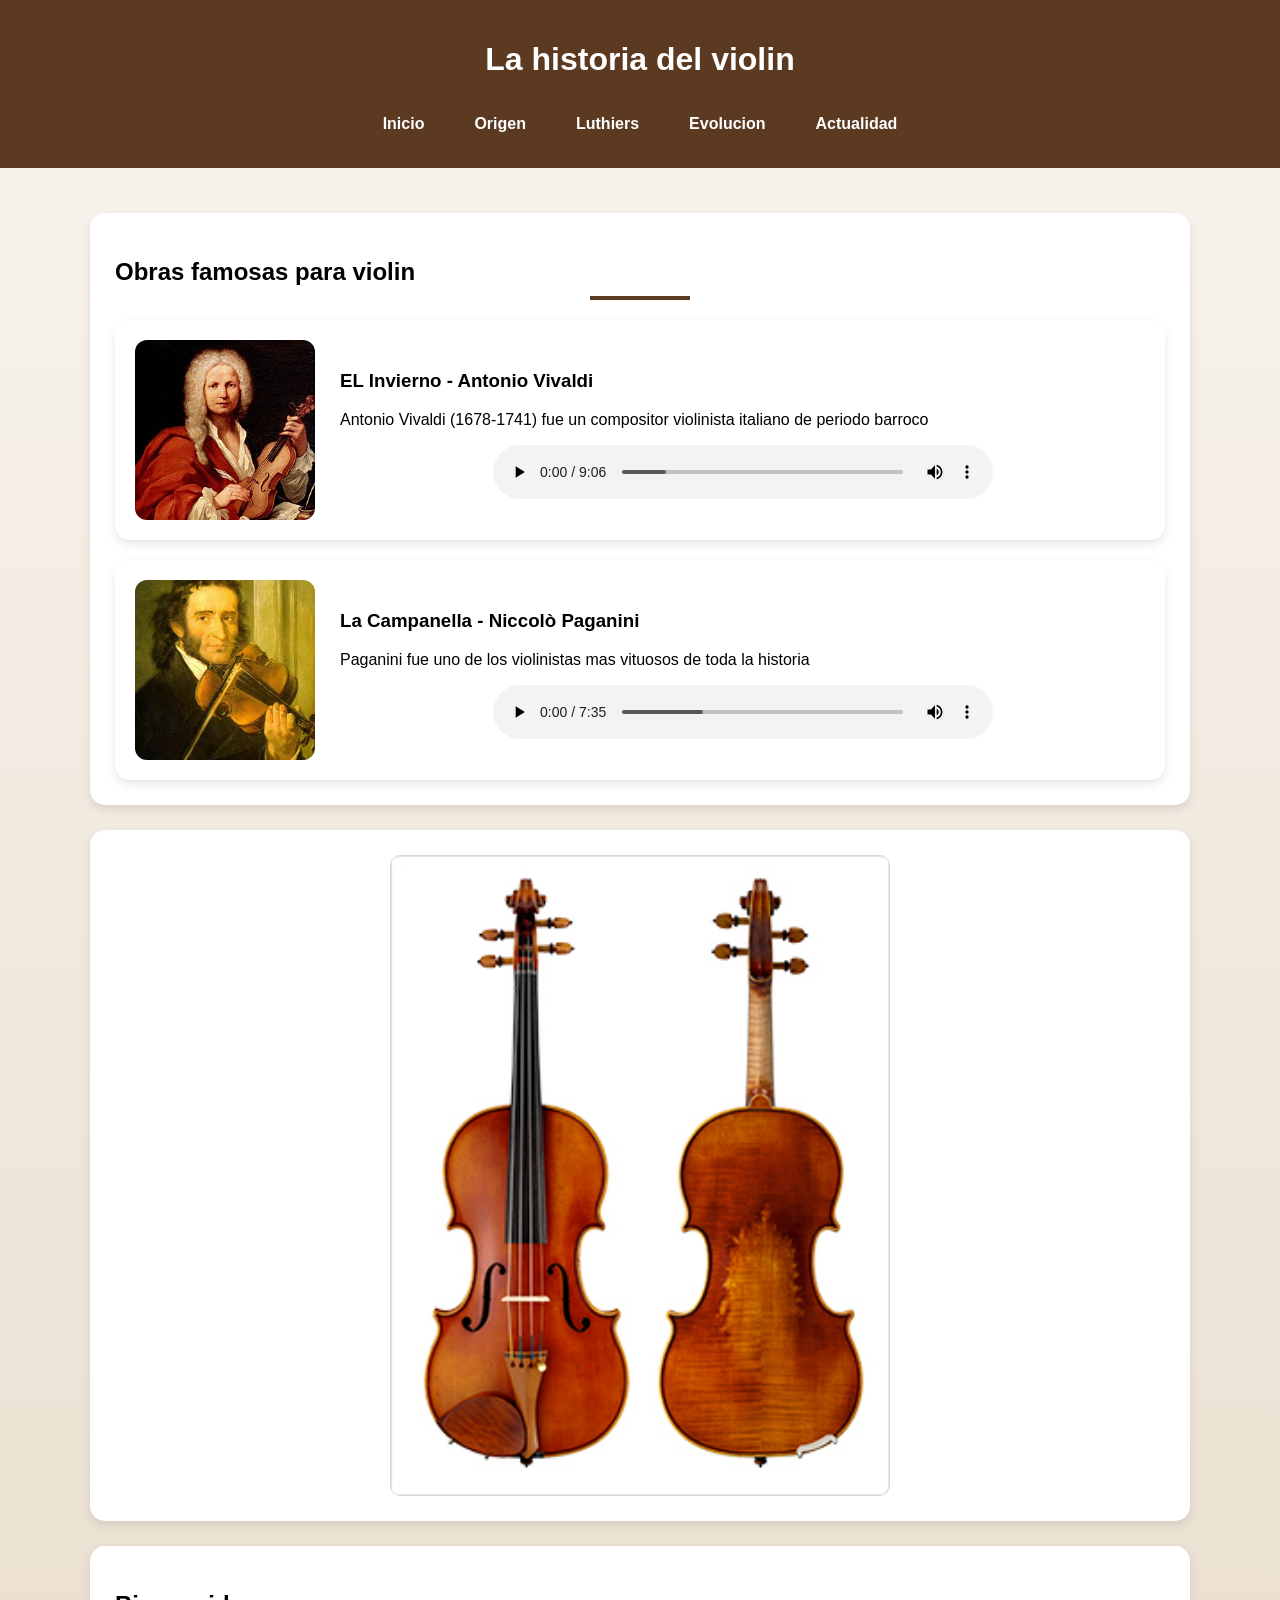
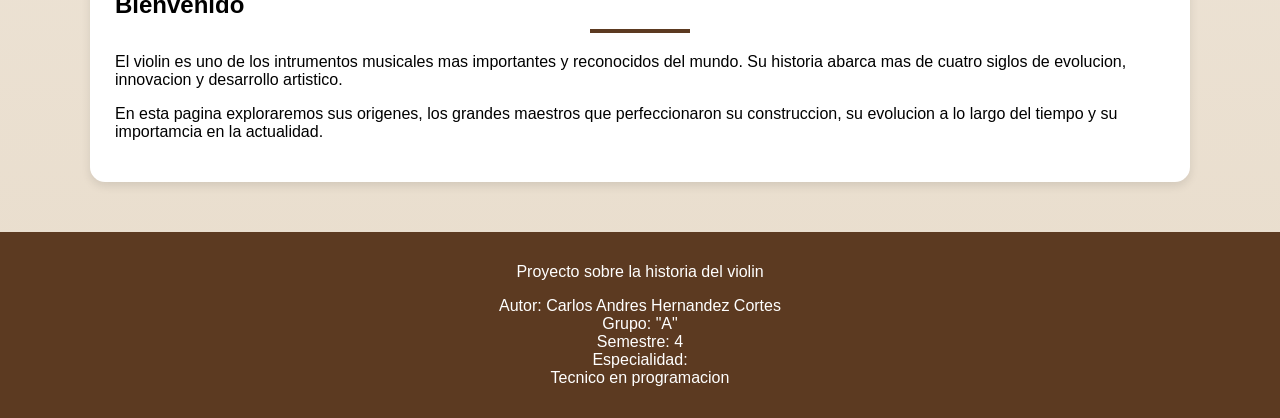
<file: index.html>
<!DOCTYPE html>
<html lang="es">
<head>
    <meta charset="UTF-8">
    <meta name="viewport" content="width=device-width, initial-scale=1.0">
    <title>La historia del violin</title>
</head>
<body>
    <link rel="stylesheet" href="css/estilos1.css">
    <header>
        <h1>La historia del violin</h1>

        <nav>
            <a href="index.html">Inicio</a>
            <a href="origen.html">Origen</a>
            <a href="luthiers.html">Luthiers</a>
            <a href="evolucion.html">Evolucion</a>
            <a href="actualidad.html">Actualidad</a>
        </nav>
    </header>
    <main>

        <section>
            <h2>Obras famosas para violin</h2>
            <div class="obra">
                <img src="img/Antonio Vivaldi.jpg" alt="Antonio Vivaldi">

                <div class="info">
                    <h3>EL Invierno - Antonio Vivaldi</h3>

                    <p>
                        Antonio Vivaldi (1678-1741) fue un compositor
                        violinista italiano de periodo barroco
                    </p>

                    <audio controls>
                        <source src="audio/El invierno.mp3"
                        type="audio/mpeg">
                    </audio>
                </div>
                
            </div>

            <div class="obra">
                <img src="img/paganini.jpg" alt="Niccolò Paganini">

                <div class="info">
                    <h3>La Campanella - Niccolò Paganini</h3>

                    <p>
                        Paganini fue uno de los violinistas mas vituosos
                        de toda la historia
                    </p>

                    <audio controls>
                        <source src="audio/La campanella.mp3"
                        type="audio/mpeg">
                    </audio>
                </div>
            </div>
        </section>

        <section>
           <center>
                <img src="img/violin.jpg" width="500" alt="Violin">
           </center>
        </section>

        <section>
            <h2>Bienvenido</h2>

            <p>
                El violin es uno de los intrumentos musicales
                mas importantes y reconocidos del mundo. 
                Su historia abarca mas de cuatro siglos de evolucion,
                innovacion y desarrollo artistico.
            </p>

            <p>
                En esta pagina exploraremos sus origenes, los grandes
                maestros que perfeccionaron su construccion, su evolucion
                a lo largo del tiempo y su importamcia en la actualidad.
            </p>
        </section>
    </main>

    <footer>
        <p>
            Proyecto sobre la historia del violin
        </p>

        <p>
            Autor: Carlos Andres Hernandez Cortes <br>
            Grupo: "A" <br>
            Semestre: 4 <br>
            Especialidad: <br> Tecnico en programacion <br>
        </p>
    </footer>
</body>
</html>
</file>
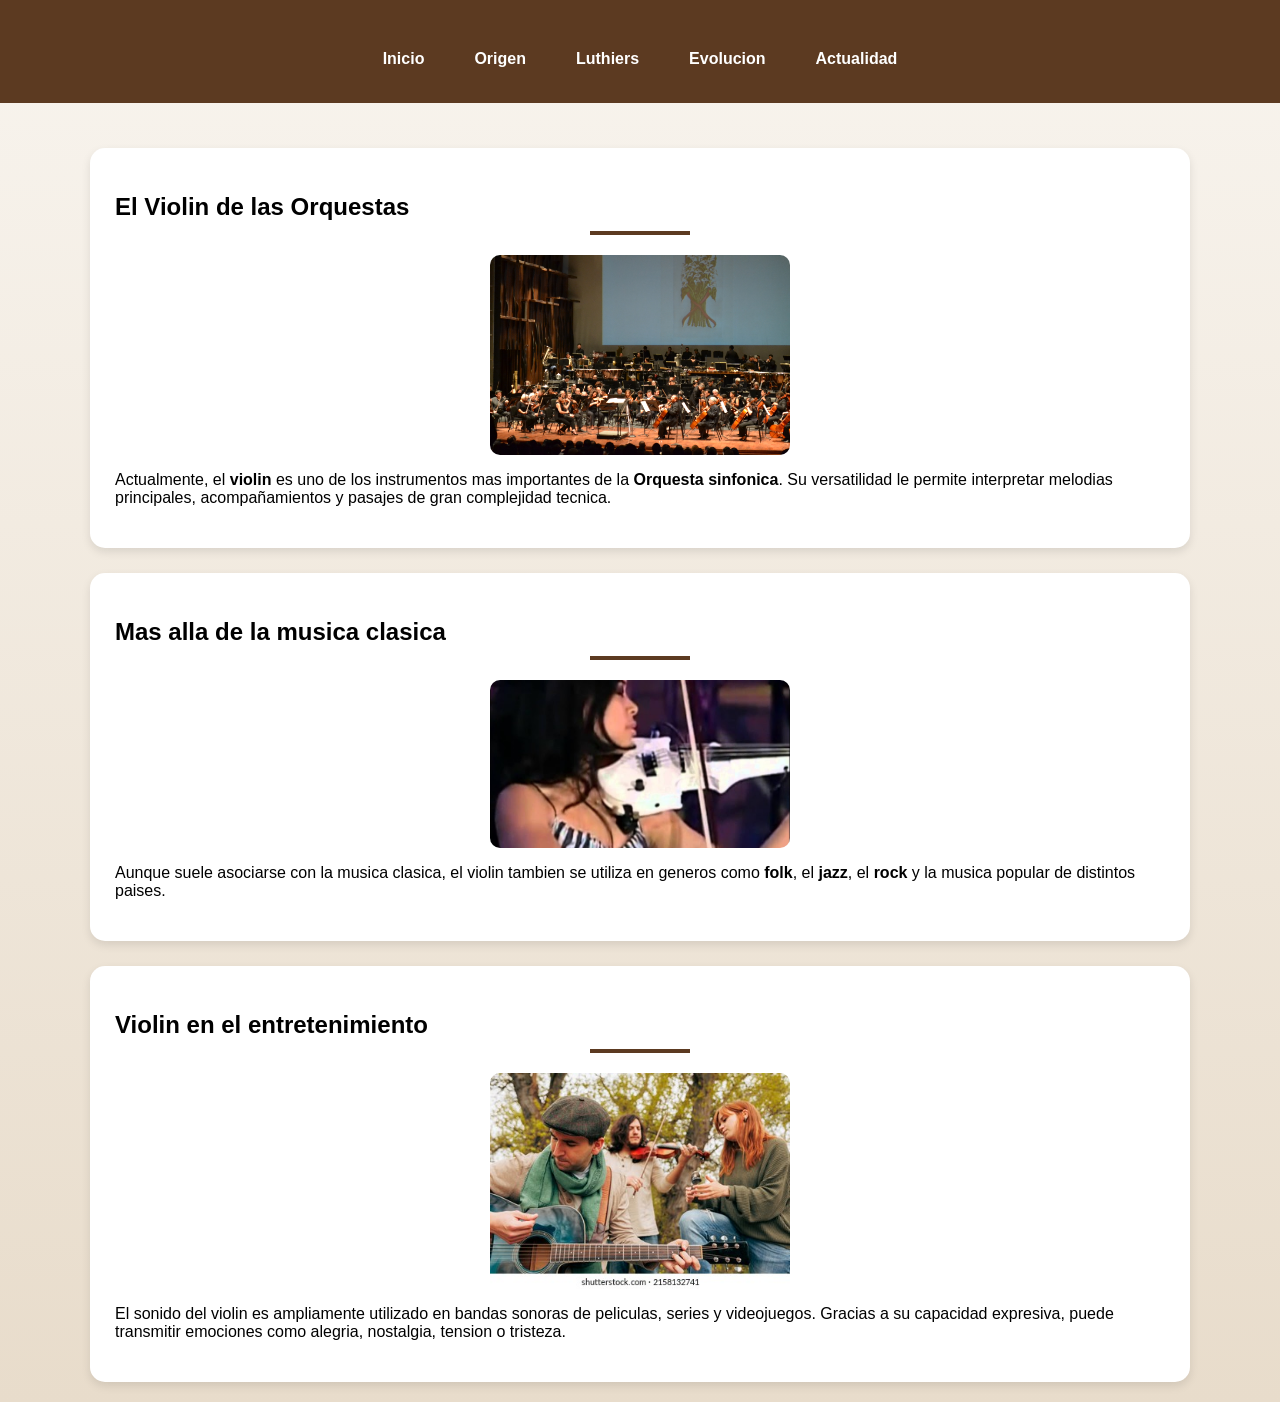
<file: actualidad.html>
<!DOCTYPE html>
<html lang="es">
<head>
    <meta charset="UTF-8">
    <meta name="viewport" content="width=device-width, initial-scale=1.0">
    <title>Actualidad</title>
</head>
<body>
    
    <link rel="stylesheet" href="css/estilos1.css">

    <header>
        <nav>
            <a href="index.html">Inicio</a>
            <a href="origen.html">Origen</a>
            <a href="luthiers.html">Luthiers</a>
            <a href="evolucion.html">Evolucion</a>
            <a href="actualidad.html">Actualidad</a>
        </nav>
    </header>

    <main>
        <section>
            <h2>El Violin de las Orquestas</h2>

            <img src="img/Orquesta Sinfónica.jpg"  width="300" alt="Orquesta Sinfonica">

            <p>
                Actualmente, el <strong>violin</strong> es uno de los 
                instrumentos mas importantes de la <strong>Orquesta sinfonica</strong>.
                Su versatilidad le permite interpretar melodias principales, acompañamientos
                y pasajes de gran complejidad tecnica.
            </p>
        </section>

        <section>
            <h2>Mas alla de la musica clasica</h2>

            <img src="img/violinista moderno.jpg" width="300" alt="Violinista moderno">

            <p>
                Aunque suele asociarse con la musica clasica, el
                violin tambien se utiliza en generos como <strong>folk</strong>,
                el <strong>jazz</strong>, el <strong>rock</strong> y la musica popular
                de distintos paises.
            </p>
        </section>

        <section>
            <h2>Violin en el entretenimiento</h2>

            <img src="img/folk violin.jpg" width="300" alt="Entretenimiento">

            <p>
                El sonido del violin es ampliamente utilizado
                en bandas sonoras de peliculas, series y videojuegos.
                Gracias a su capacidad expresiva, puede transmitir emociones
                como alegria, nostalgia, tension o tristeza.
            </p>
        </section>
    </main>
</body>
</html>
</file>
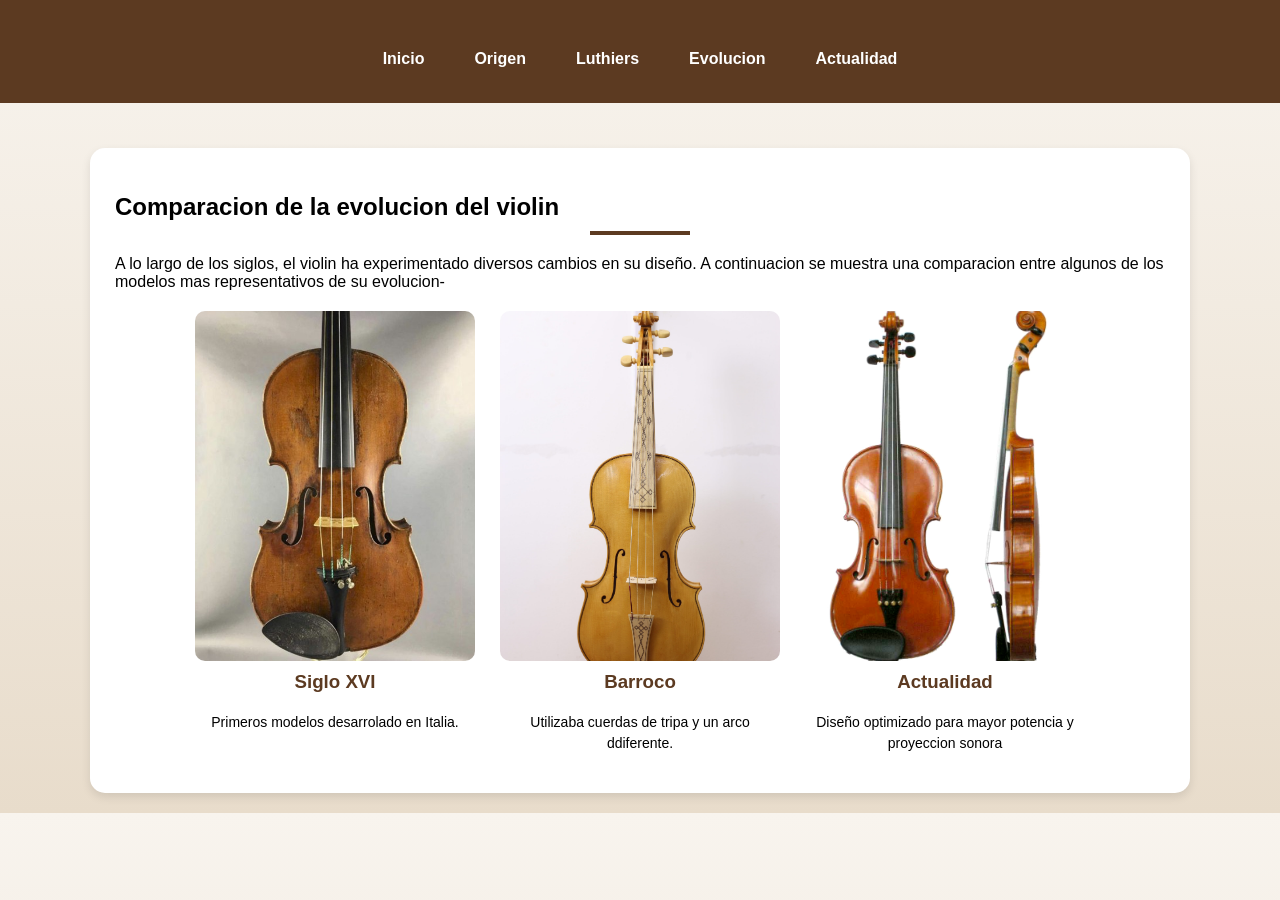
<file: evolucion.html>
<!DOCTYPE html>
<html lang="es">
<head>
    <meta charset="UTF-8">
    <meta name="viewport" content="width=device-width, initial-scale=1.0">
    <title>Evolucion</title>
</head>
<body>
    <link rel="stylesheet" href="css/estilos1.css">

    <header>
        <nav>
            <a href="index.html">Inicio</a>
            <a href="origen.html">Origen</a>
            <a href="luthiers.html">Luthiers</a>
            <a href="evolucion.html">Evolucion</a>
            <a href="actualidad.html">Actualidad</a>
        </nav>
    </header>

    <main>
        <section>
            <h2>Comparacion de la evolucion del violin</h2>

            <p>
                A lo largo de los siglos, el violin ha experimentado
                diversos cambios en su diseño. A continuacion se 
                muestra una comparacion entre algunos de los modelos
                mas representativos de su evolucion-
            </p>

            <div class="comparacion">

                <div>
                    <img src="img/violin antiguo.jpg" alt="Violin antiguo">

                    <h3>Siglo XVI</h3>

                    <p>
                        Primeros modelos desarrolado en Italia.
                    </p>
            </div>

            <div>
                    <img src="img/violin barroco.jpg" alt="Violin barroco">

                    <h3>Barroco</h3>

                    <p>
                        Utilizaba cuerdas de tripa y un arco ddiferente.
                    </p>
            </div>

            <div>
                <img src="img/violin moderno.png" alt="Violin moderno">

                <h3>Actualidad</h3>

                <p>
                    Diseño optimizado para mayor potencia y proyeccion
                    sonora
                </p>
            </div>
        </div>
    </section>
    </main>
</body>
</html>
</file>
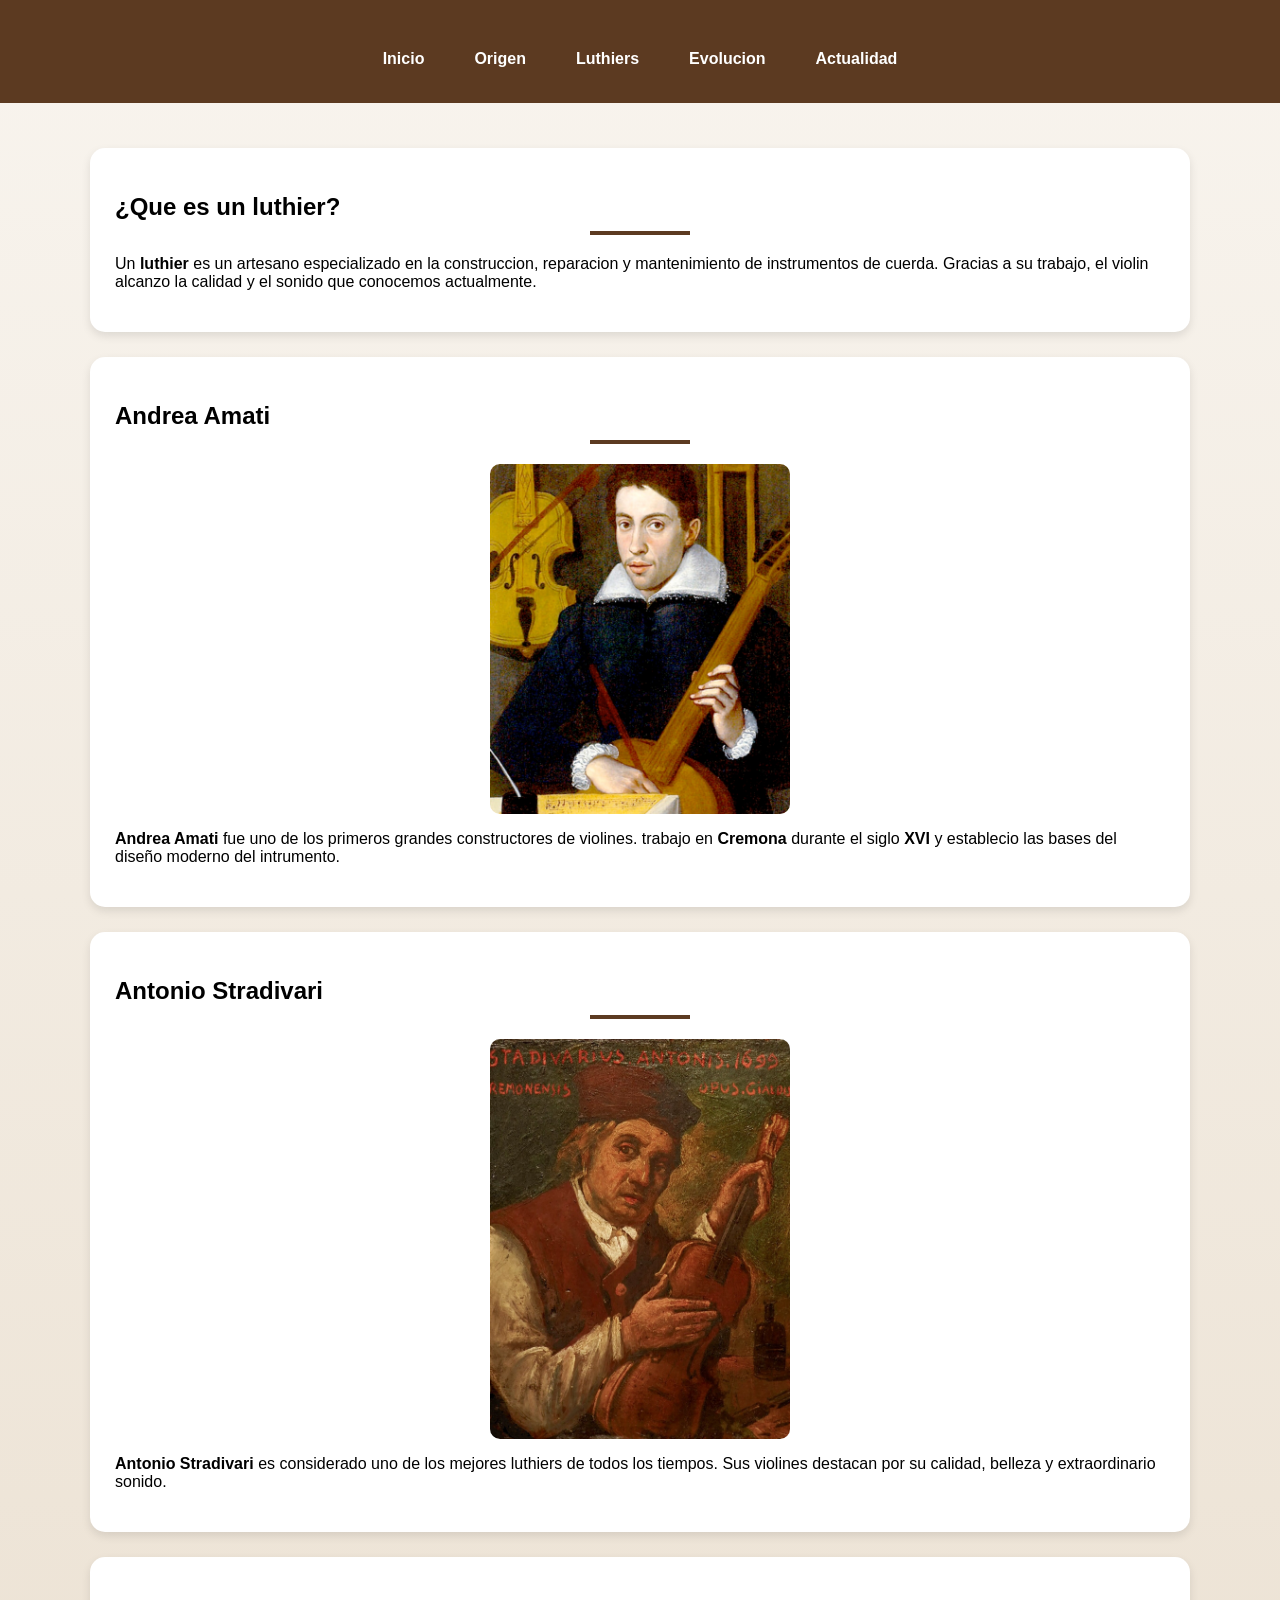
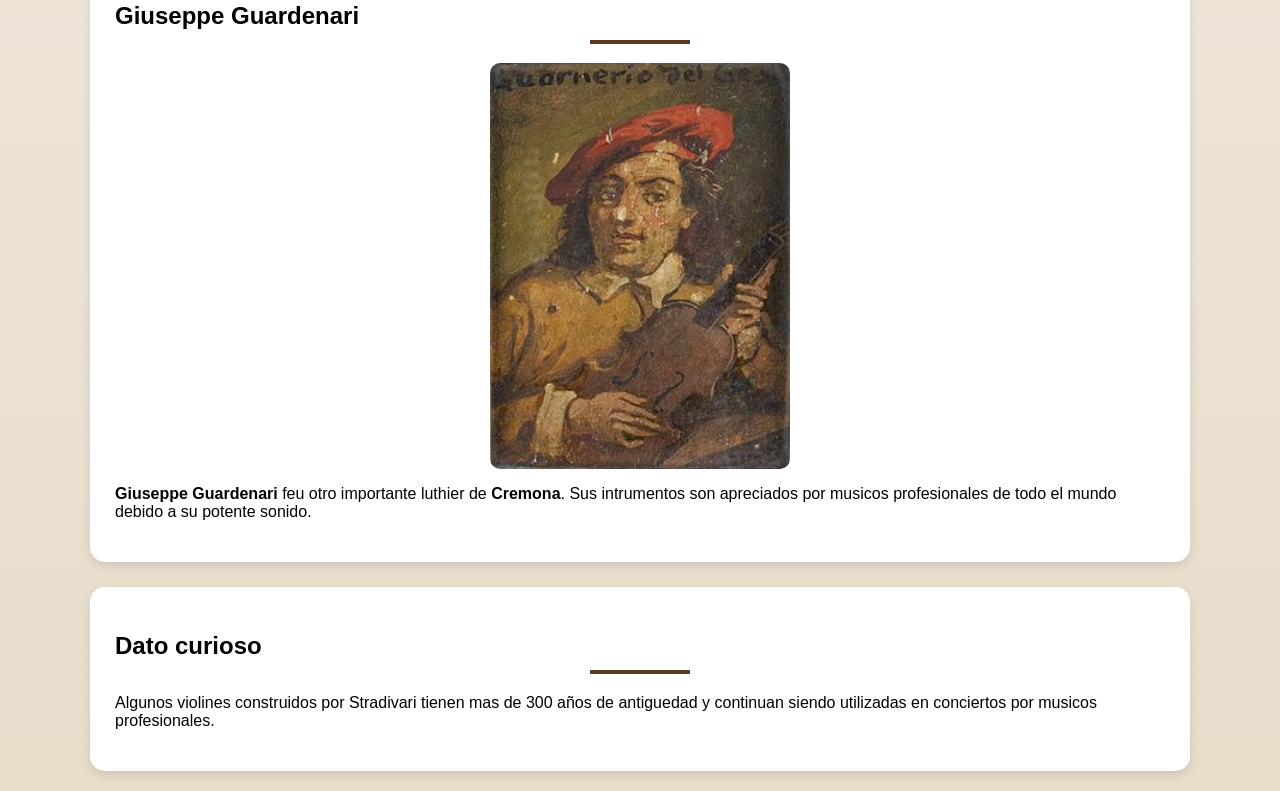
<file: luthiers.html>
<!DOCTYPE html>
<html lang="es">
<head>
    <meta charset="UTF-8">
    <meta name="viewport" content="width=device-width, initial-scale=1.0">
    <title>Luthiers</title>
</head>
<body>
    <link rel="stylesheet" href="css/estilos1.css">

    <header>
        <nav>
            <a href="index.html">Inicio</a>
            <a href="origen.html">Origen</a>
            <a href="luthiers.html">Luthiers</a>
            <a href="evolucion.html">Evolucion</a>
            <a href="actualidad.html">Actualidad</a>
        </nav>
    </header>

    <main>
        <section>
            <h2>¿Que es un luthier?</h2>

            <p>
                Un <strong>luthier</strong> es un artesano especializado en la construccion,
                reparacion y mantenimiento de instrumentos de cuerda. Gracias
                a su trabajo, el violin alcanzo la calidad y el sonido que
                conocemos actualmente.
            </p>
        </section>

        <section>
            <h2>Andrea Amati</h2>

            <img src="img/Andrea amati.png" width="300" alt="Andrea Amati">

            <p>
                <strong>Andrea Amati</strong> fue uno de los primeros
                grandes constructores de violines. trabajo en <strong>Cremona</strong>
                durante el siglo <strong>XVI</strong> y establecio las bases del 
                diseño moderno del intrumento.
            </p>
        </section>

        <section>
            <h2>Antonio Stradivari</h2>

            <img src="img/Antonio Stradivari.jpg" alt="Antonio Stradivari" width="300">

            <p>
                <strong>Antonio Stradivari</strong> es considerado uno de
                los mejores luthiers de todos los tiempos. Sus violines destacan
                por su calidad, belleza y extraordinario sonido.
            </p>
        </section>

        <section>
            <h2>Giuseppe Guardenari</h2>

            <img src="img/Giuseppe Guardinari.jpg" width="300" alt="Giuseppe Guardenari">

            <p>
                <strong>Giuseppe Guardenari</strong> feu otro importante
                luthier de <strong>Cremona</strong>. Sus intrumentos son apreciados por 
                musicos profesionales de todo el mundo debido a su potente sonido.
            </p>
        </section>

        <section>
            <h2>Dato curioso</h2>

            <p>
                Algunos violines construidos por Stradivari tienen mas
                de 300 años de antiguedad y continuan siendo utilizadas 
                en conciertos por musicos profesionales.
            </p>
        </section>
    </main>
</body>
</html>
</file>
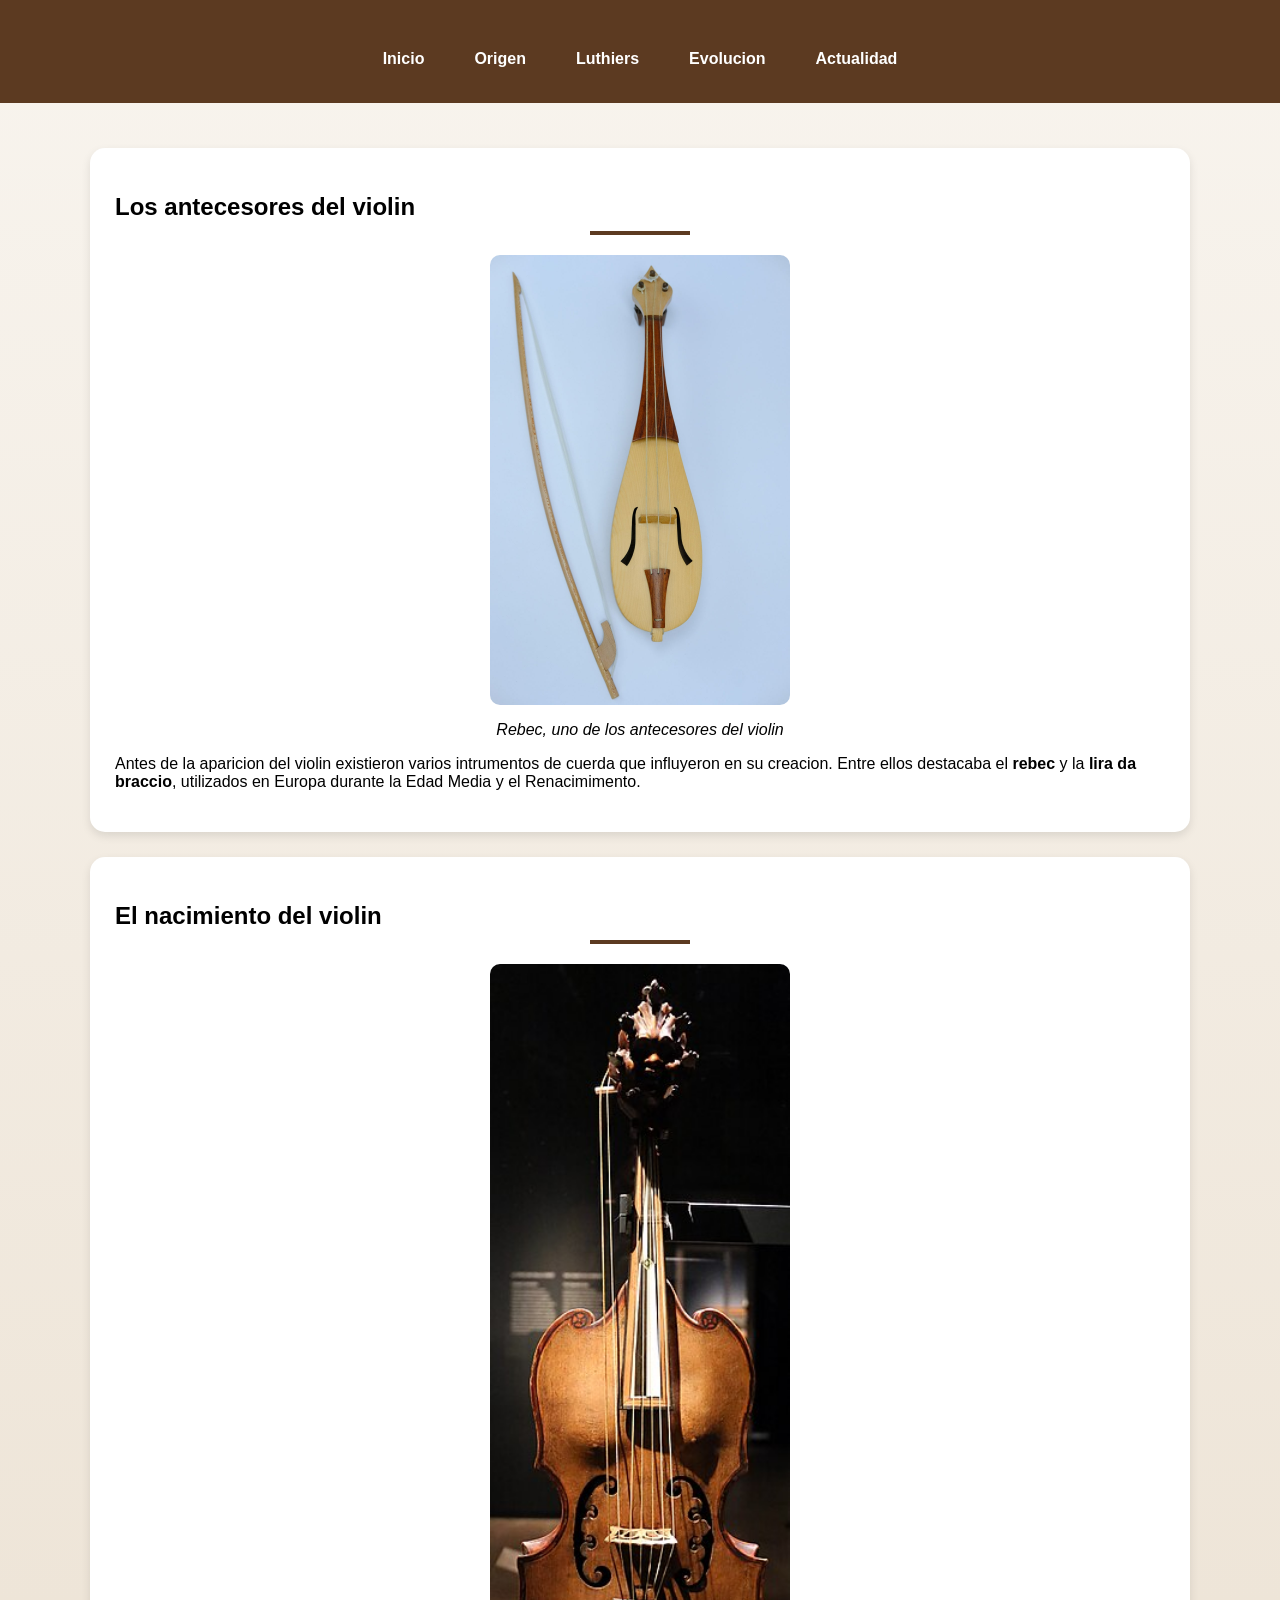
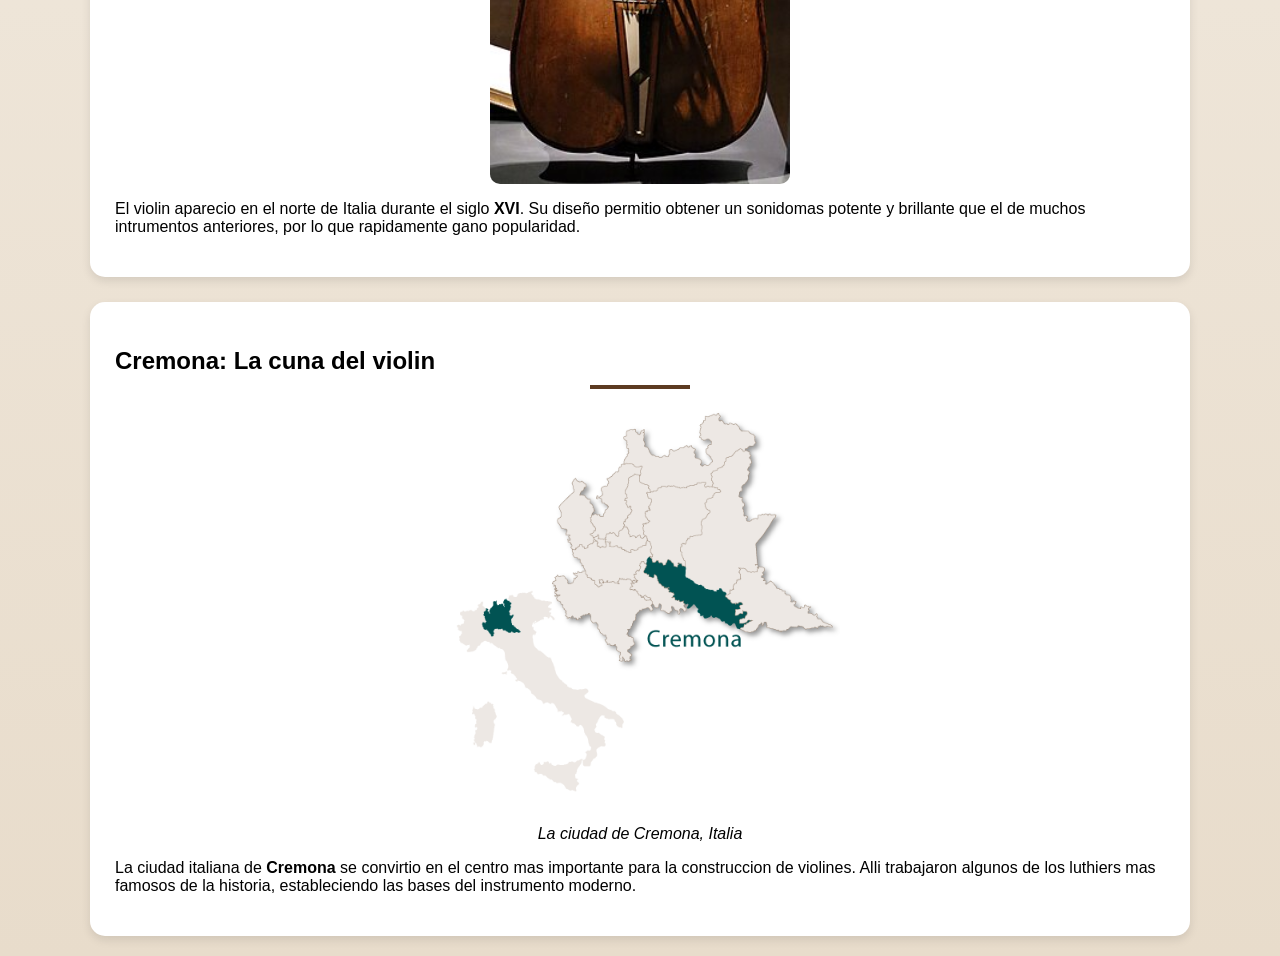
<file: origen.html>
<!DOCTYPE html>
<html lang="es">
<head>
    <meta charset="UTF-8">
    <meta name="viewport" content="width=device-width, initial-scale=1.0">
    <title>Origen</title>
</head>
<body>
    <link rel="stylesheet" href="css/estilos1.css">

    <header>
        <nav>
            <a href="index.html">Inicio</a>
            <a href="origen.html">Origen</a>
            <a href="luthiers.html">Luthiers</a>
            <a href="evolucion.html">Evolucion</a>
            <a href="actualidad.html">Actualidad</a>
        </nav>
    </header>
    <main>
        <section>
            <h2>Los antecesores del violin</h2>
        
            <img src="img/Rebec.jpg" width="300" alt="Rebec">
            <center>
                <p><em>Rebec, uno de los antecesores del violin</em></p>
            </center>

            <p>
                Antes de la aparicion del violin existieron
                varios intrumentos de cuerda que influyeron
                en su creacion. Entre ellos destacaba el <strong>rebec</strong> y 
                la <strong>lira da braccio</strong>, utilizados en Europa durante 
                la Edad Media y el Renacimimento.
            </p>
        </section>

        <section>
            <h2>El nacimiento del violin</h2>

            <img src="img/Lira da braccio.jpg" width="300" alt="Lira da braccio">

            <p>
                El violin aparecio en el norte de Italia durante el siglo
                <strong>XVI</strong>. Su diseño permitio obtener un sonidomas potente
                y brillante que el de muchos intrumentos anteriores,
                por lo que rapidamente gano popularidad.
            </p>
        </section>

        <section>
            <h2>Cremona: La cuna del violin</h2>

            <img src="img/Cremona Italy map.png" width="400" alt="La ciudad de Cremona">
            <center>
                <p><em>La ciudad de Cremona, Italia</em></p>
            </center>

            <p>
                La ciudad italiana de <strong>Cremona</strong> se convirtio en el centro
                mas importante para la construccion de violines. Alli 
                trabajaron algunos de los luthiers mas famosos de la historia,
                estableciendo las bases del instrumento moderno.
            </p>
        </section>
    </main>
</body>
</html>
</file>
<file: css/estilos1.css>
body {
    font-family: Arial, sans-serif; 
    margin: 0;
    background: linear-gradient(to bottom, #f8f4ee, #e8dccb);
}

header {
    background-color: #5c3a21; 
    color: white; 
    text-align: center;
    padding: 20px;
}

nav {
    display: flex;
    justify-content: center;
    gap: 10px; /* Reducido un poco para pantallas medianas */
    margin-top: 15px;
    flex-wrap: wrap; /* Si los enlaces no caben, bajan ordenadamente */
}

nav a {
    color: white; 
    text-decoration: none; 
    margin: 5px; /* Reducido para evitar que se desborde */
    font-weight: bold;
    padding: 10px 15px;
    border-radius: 8px;
    transition: 0.3s;
}

nav a:hover {
    color: black;
    background-color: gold;
}

main {
    width: 90%; /* Más flexible en móviles */
    max-width: 1100px; /* Límite para pantallas grandes */
    margin: auto; 
    padding: 20px 0;
}

section {
    background-color: white;
    padding: 25px;
    margin-top: 25px;
    border-radius: 15px;
    box-shadow: 0 4px 10px rgba(0,0,0,0.1); /* Corregido rbg a rgba */
}

img {
    display: block; 
    margin: auto;
    max-width: 100%; /* Evita que cualquier imagen se salga de su contenedor */
    height: auto;
    border-radius: 10px;
    transition: 0.3s;
}

img:hover {
    transform: scale(1.03);
}

footer {
    background-color: #5c3a21; 
    color: white;
    text-align: center; 
    padding: 15px;
    margin-top: 30px;
}

.comparacion {
    display: flex;
    justify-content: center;
    gap: 25px;
    flex-wrap: wrap;
    margin-top: 20px;
}

.comparacion div {
    width: 100%; /* Ocupa todo el ancho en móvil */
    max-width: 280px; /* No crece más de 280px en pantallas grandes */
    text-align: center;
}

.comparacion img {
    width: 100%;
    height: 350px;
    object-fit: cover;
    border-radius: 10px;
    transition: 0.3s;
}

.comparacion img:hover {
    transform: scale(1.05);
}

.comparacion h3 {
    margin-top: 10px;
    color: #5c3a21;
}

.comparacion p {
    font-size: 14px;
    line-height: 1.5;
}

h2::after {
    content: "";
    display: block;
    width: 100px; /* Cambiado de 750px a un tamaño fijo más pequeño y estético */
    height: 4px;
    margin: 10px auto; /* Corregido el espacio en '10 px' */
    background-color: #5c3a21;
}

.obra {
    display: flex;
    flex-wrap: wrap; /* Clave para que en móvil la info baje */
    justify-content: center; /* Centra los elementos en móvil */
    align-items: center;
    gap: 25px;
    background: white;
    padding: 20px;
    margin-top: 20px;
    border-radius: 15px;
    box-shadow: 0 4px 10px rgba(0,0,0,0.1);
}

.obra img {
    width: 180px;
    height: 180px;
    object-fit: cover;
    border-radius: 12px;
}

.info {
    flex: 1;
    min-width: 250px; /* Si el espacio es menor a 250px, se pasa abajo */
    text-align: center; /* Centrado adaptable */
}

/* Alineamos a la izquierda solo en pantallas grandes */
@media (min-width: 600px) {
    .info {
        text-align: left;
    }
}

audio {
    width: 100%;
    max-width: 500px;
    display: block;
    margin: 10px auto;
}
</file>
